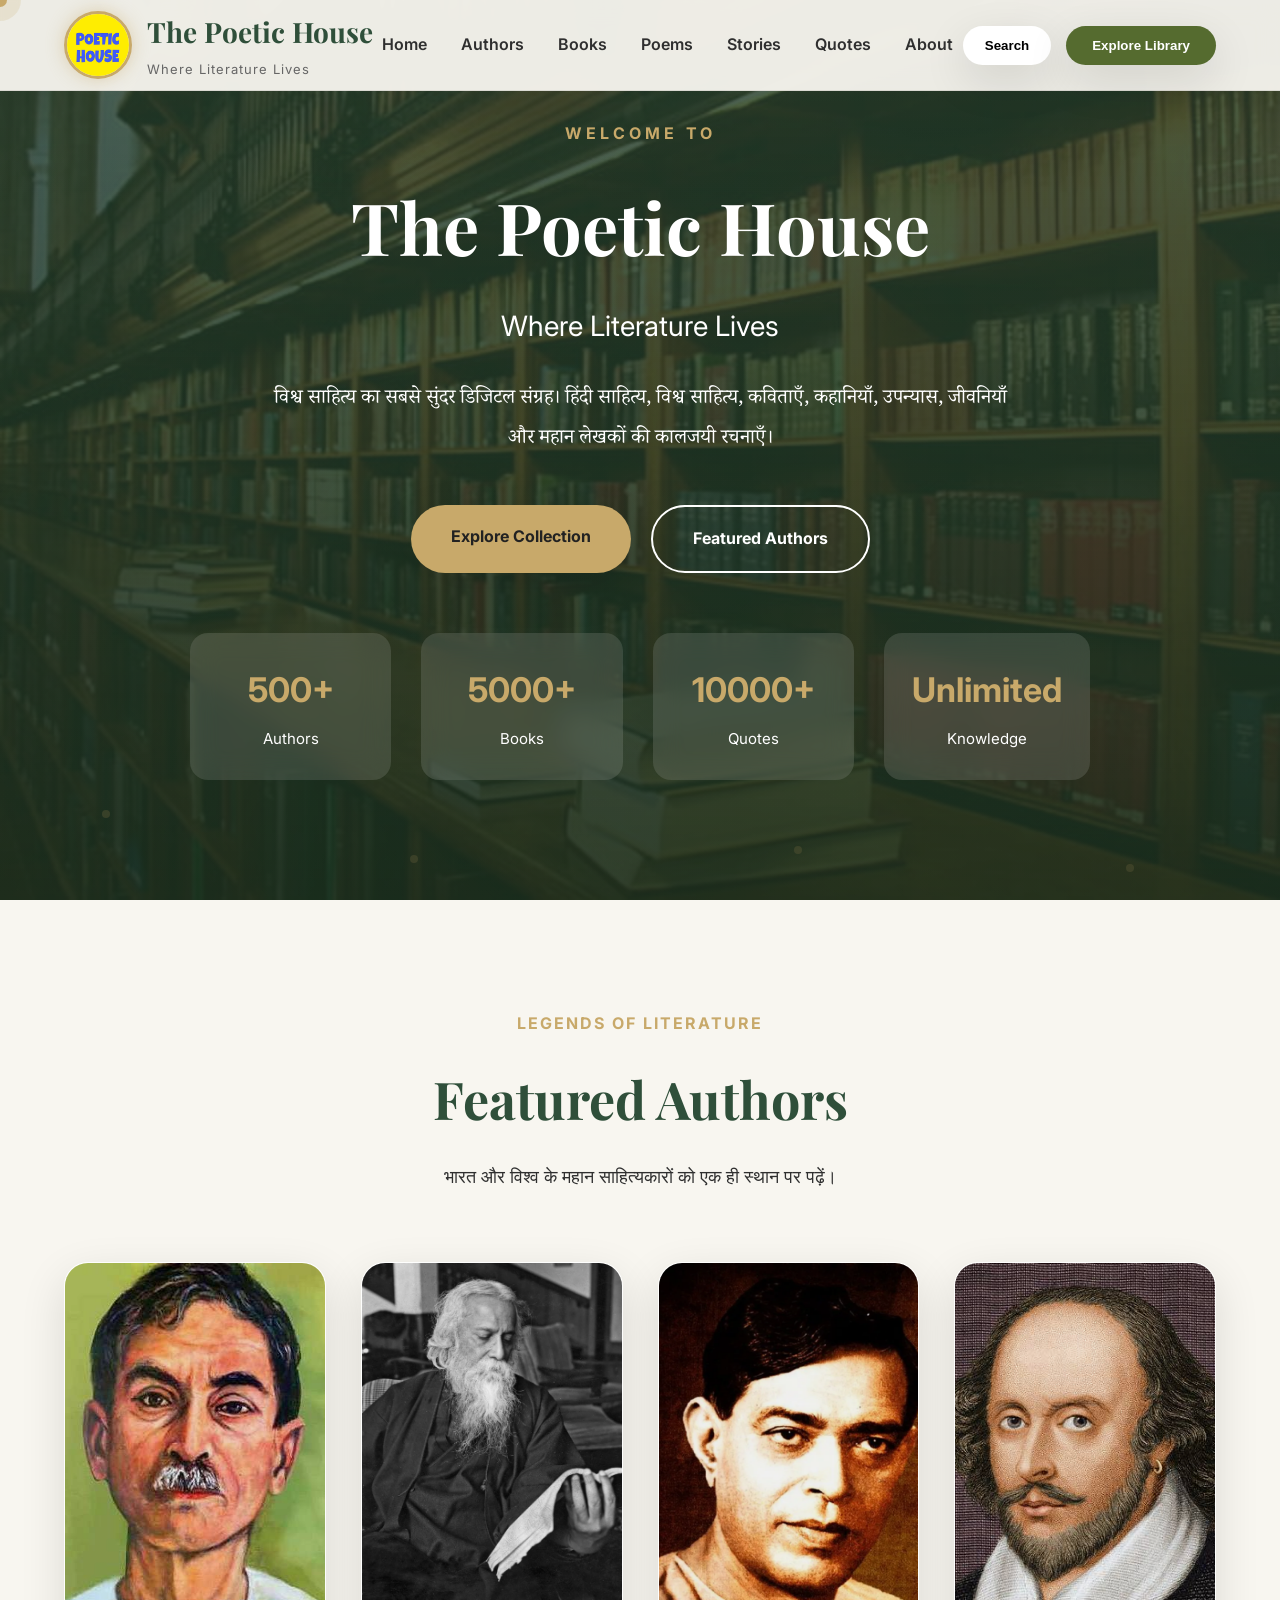
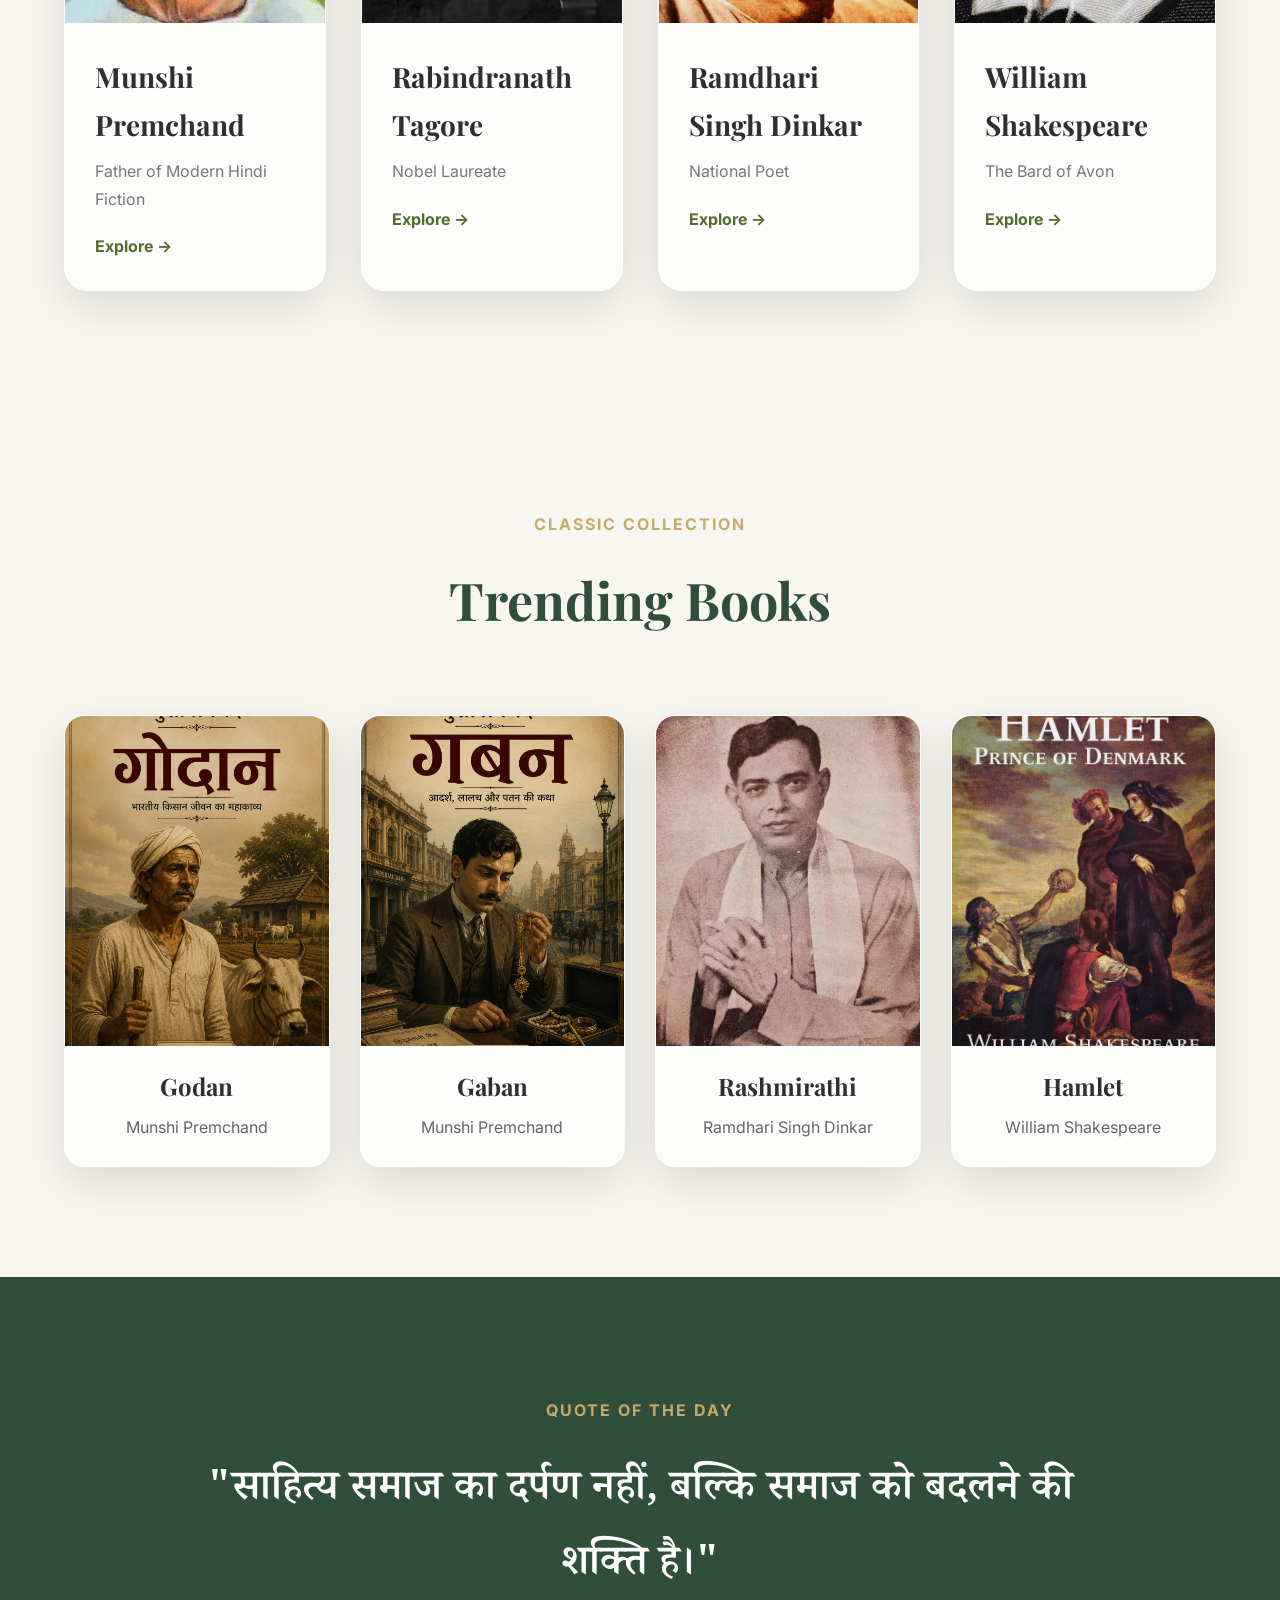
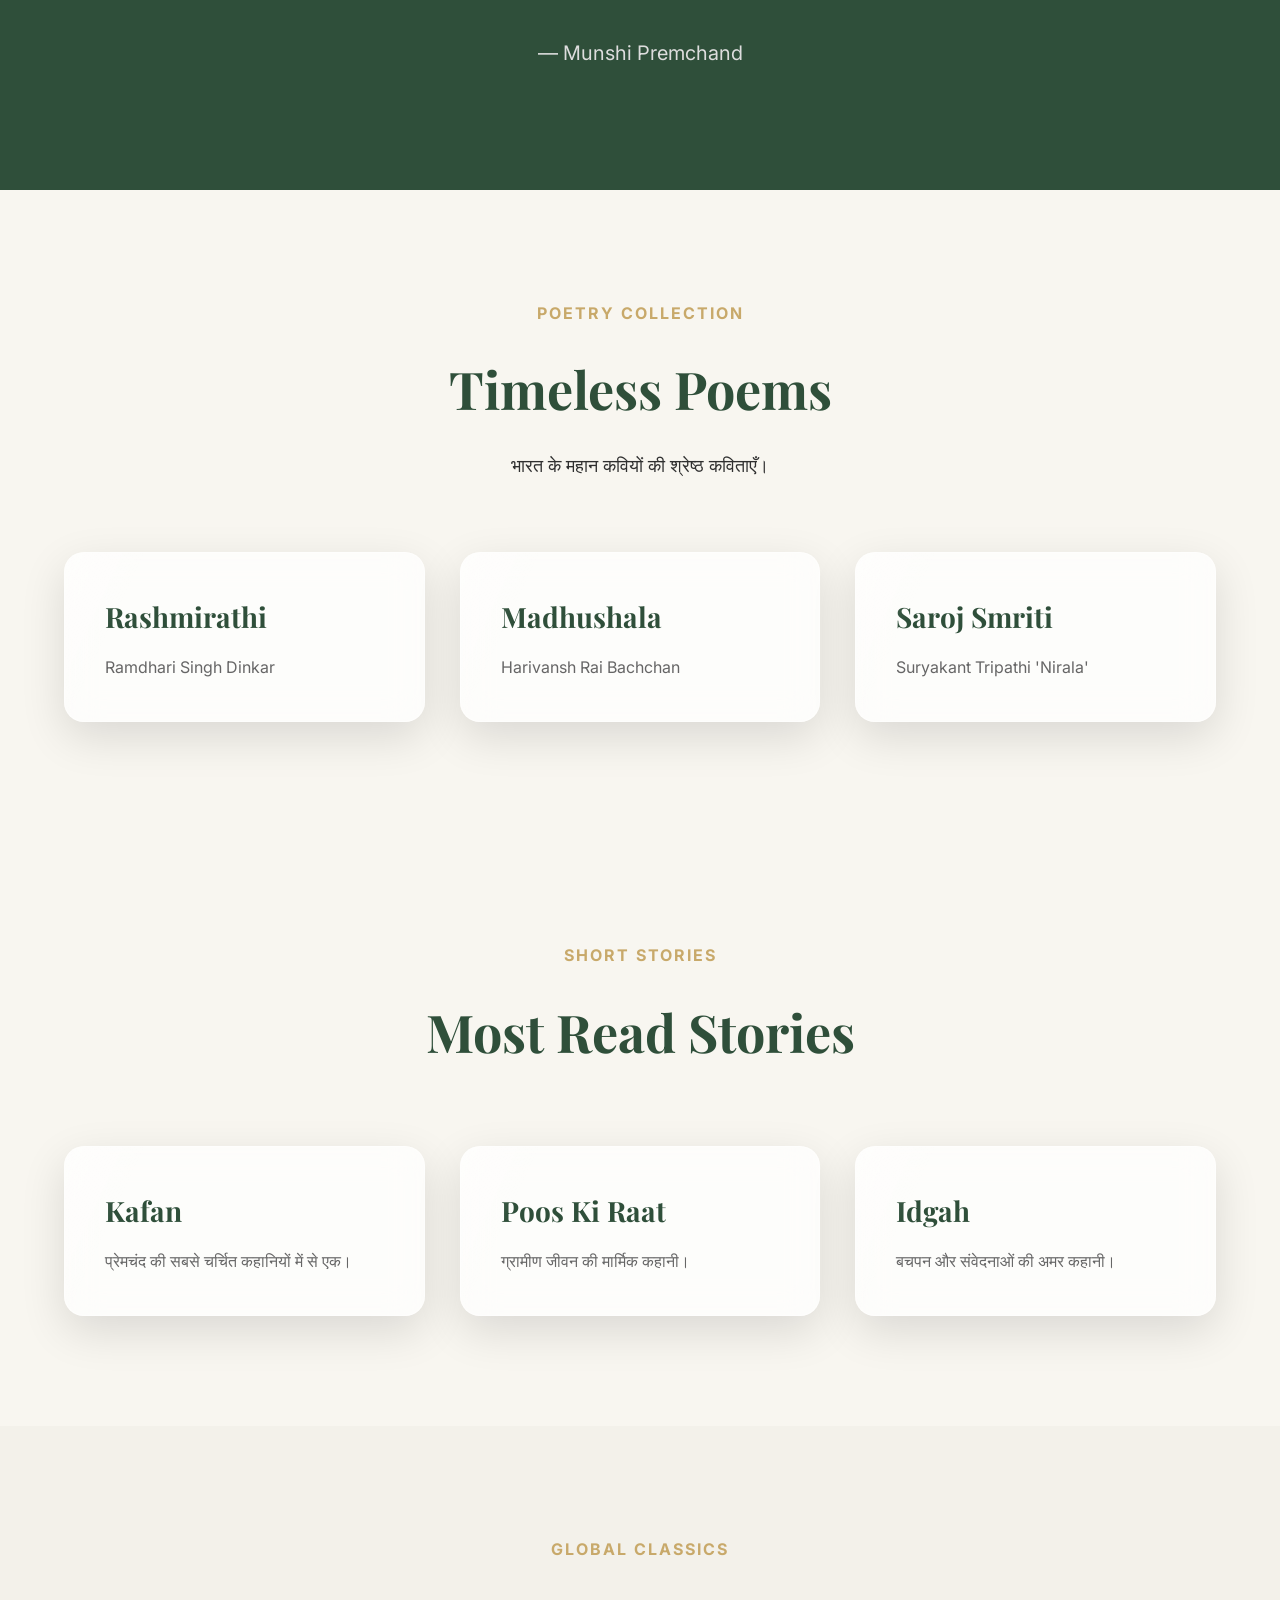
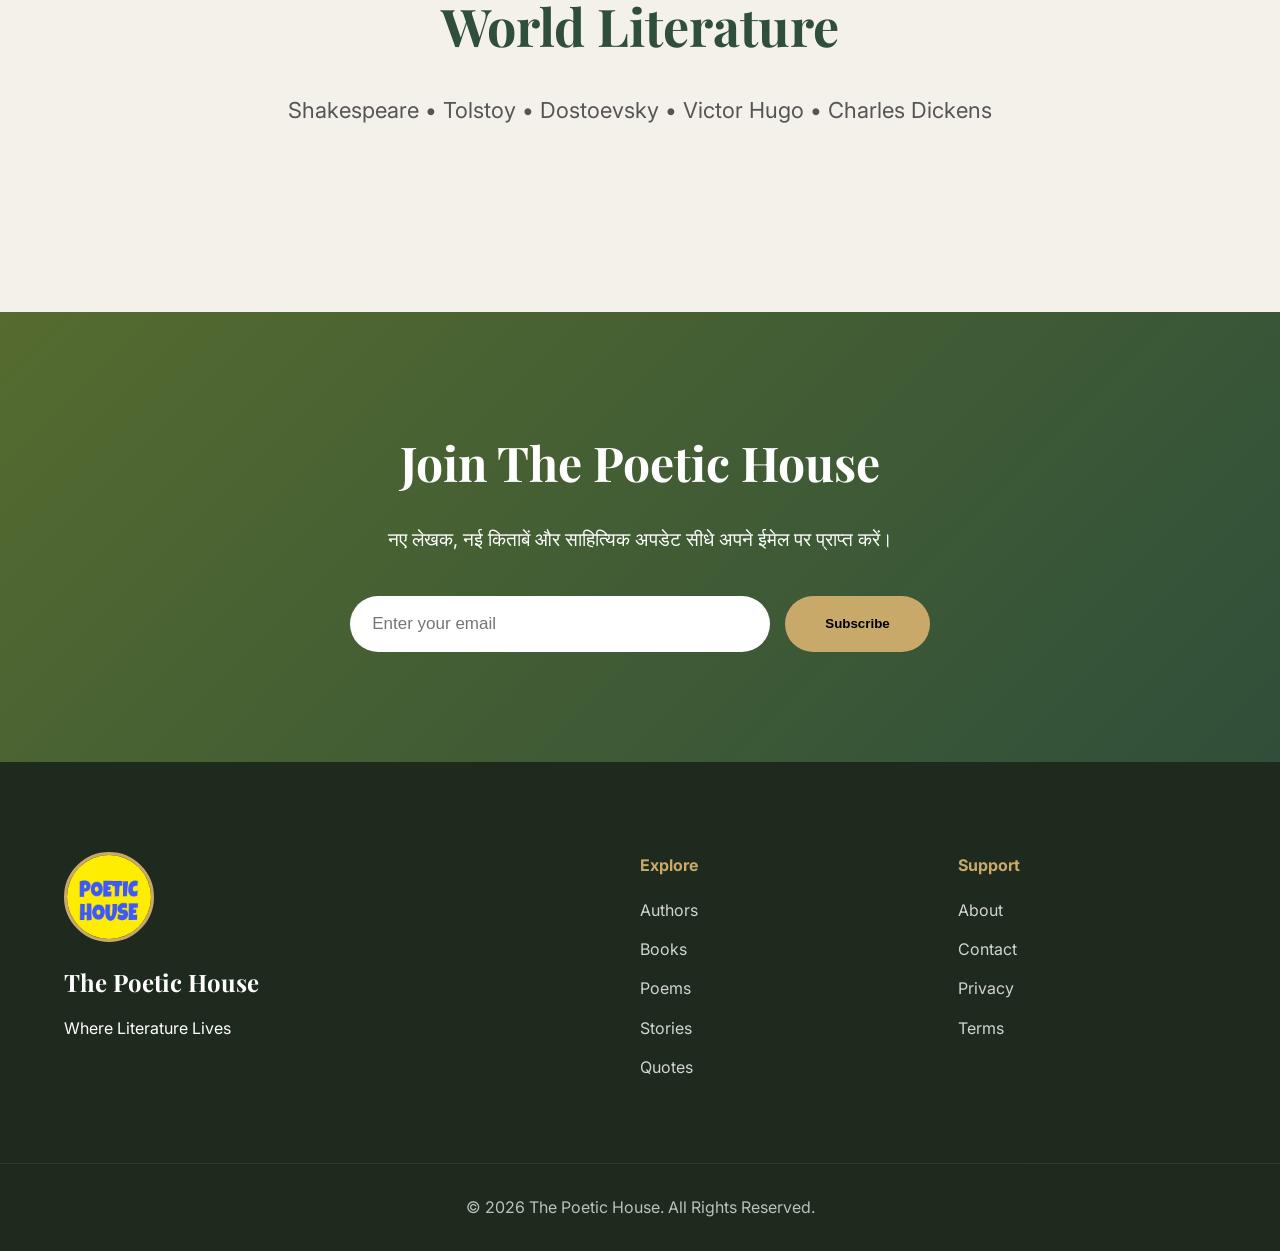
<file: index.html>
<!DOCTYPE html>
<html lang="en">

<head>
    <meta charset="UTF-8">
    <meta name="viewport" content="width=device-width, initial-scale=1.0">

    <title>The Poetic House | Where Literature Lives</title>

    <meta name="description"
        content="Explore Hindi & World Literature. Read stories, poems, novels, biographies and timeless classics.">

    <link rel="preconnect" href="https://fonts.googleapis.com">

    <link rel="preconnect" href="https://fonts.gstatic.com" crossorigin>

    <link href="https://fonts.googleapis.com/css2?family=Inter:wght@300;400;500;600;700&family=Playfair+Display:wght@600;700;800&family=Noto+Serif+Devanagari:wght@400;500;600;700&display=swap"
        rel="stylesheet">

    <link rel="stylesheet" href="style.css">

</head>

<body>

<div class="cursor"></div>

<div class="cursor-blur"></div>

<div id="loader">

<div class="loader-content">

        <img src="assets/icons/logo.png" alt="Logo">

        <h1>The Poetic House</h1>

        <p>Where Literature Lives</p>

    </div>

</div>
    
<header>

<div class="mobile-menu" id="mobileMenu">

<a href="#">Home</a>

<a href="#">Authors</a>

<a href="#">Books</a>

<a href="#">Poems</a>

<a href="#">Stories</a>

<a href="#">Quotes</a>

<a href="#">About</a>

<a href="#">Contact</a>

</div>
    
<div class="container nav-container">

<a href="#" class="logo">

<img src="assets/icons/logo.png" alt="The Poetic House">

<div class="logo-text">

<h2>The Poetic House</h2>

<span>Where Literature Lives</span>

</div>

</a>

<nav>

<ul>

<li><a href="#">Home</a></li>

<li><a href="#">Authors</a></li>

<li><a href="#">Books</a></li>

<li><a href="#">Poems</a></li>

<li><a href="#">Stories</a></li>

<li><a href="#">Quotes</a></li>

<li><a href="#">About</a></li>

</ul>

</nav>

<div class="nav-right">

<button class="menu-toggle" id="menuToggle">

<span></span>

<span></span>

<span></span>

</button>
    
<button class="search-btn">

Search

</button>

<button class="explore-btn">

Explore Library

</button>

</div>

</div>

</header>

<section class="hero">

<div class="overlay"></div>

<div class="particles">

<span></span>
<span></span>
<span></span>
<span></span>
<span></span>
<span></span>
<span></span>
<span></span>

</div>
    
<div class="container hero-content">

<p class="welcome">

WELCOME TO

</p>

<h1>

The Poetic House

</h1>

<h3>

Where Literature Lives

</h3>

<p class="hero-description">

विश्व साहित्य का सबसे सुंदर डिजिटल संग्रह।

हिंदी साहित्य, विश्व साहित्य, कविताएँ, कहानियाँ, उपन्यास,

जीवनियाँ और महान लेखकों की कालजयी रचनाएँ।

</p>

<div class="hero-buttons">

<a href="#" class="primary-btn">

Explore Collection

</a>

<a href="#" class="secondary-btn">

Featured Authors

</a>

</div>

<div class="hero-stats">

<div>

<h2>500+</h2>

<p>Authors</p>

</div>

<div>

<h2>5000+</h2>

<p>Books</p>

</div>

<div>

<h2>10000+</h2>

<p>Quotes</p>

</div>

<div>

<h2>Unlimited</h2>

<p>Knowledge</p>

</div>

</div>

</div>

</section>

<main>
<!-- =========================
     FEATURED AUTHORS
========================== -->

<section class="featured-authors">

    <div class="container">

        <div class="section-title">

            <span>LEGENDS OF LITERATURE</span>

            <h2>Featured Authors</h2>

            <p>
                भारत और विश्व के महान साहित्यकारों को एक ही स्थान पर पढ़ें।
            </p>

        </div>

        <div class="authors-grid">

            <div class="author-card">

                <img src="assets/images/premchand.jpg" alt="Munshi Premchand">

                <div class="author-content">

                    <h3>Munshi Premchand</h3>

                    <p>Father of Modern Hindi Fiction</p>

                    <a href="authors/premchand.html">
                        Explore →
                    </a>

                </div>

            </div>

            <div class="author-card">

                <img src="assets/images/tagore.jpg" alt="Rabindranath Tagore">

                <div class="author-content">

                    <h3>Rabindranath Tagore</h3>

                    <p>Nobel Laureate</p>

                    <a href="#">
                        Explore →
                    </a>

                </div>

            </div>

            <div class="author-card">

                <img src="assets/images/dinkar.jpg" alt="Ramdhari Singh Dinkar">

                <div class="author-content">

                    <h3>Ramdhari Singh Dinkar</h3>

                    <p>National Poet</p>

                    <a href="#">
                        Explore →
                    </a>

                </div>

            </div>

            <div class="author-card">

                <img src="assets/images/shakespeare.jpg" alt="William Shakespeare">

                <div class="author-content">

                    <h3>William Shakespeare</h3>

                    <p>The Bard of Avon</p>

                    <a href="#">
                        Explore →
                    </a>

                </div>

            </div>

        </div>

    </div>

</section>


<!-- =========================
      TRENDING BOOKS
========================== -->

<section class="books">

    <div class="container">

        <div class="section-title">

            <span>CLASSIC COLLECTION</span>

            <h2>Trending Books</h2>

        </div>

        <div class="book-grid">

            <div class="book-card">

                <img src="assets/images/godan.jpg" alt="Godan">

                <h3>Godan</h3>

                <p>Munshi Premchand</p>

            </div>

            <div class="book-card">

                <img src="assets/images/gaban.jpg" alt="Gaban">

                <h3>Gaban</h3>

                <p>Munshi Premchand</p>

            </div>

            <div class="book-card">

                <img src="assets/images/rashmirathi.jpg" alt="Rashmirathi">

                <h3>Rashmirathi</h3>

                <p>Ramdhari Singh Dinkar</p>

            </div>

            <div class="book-card">

                <img src="assets/images/hamlet.jpg" alt="Hamlet">

                <h3>Hamlet</h3>

                <p>William Shakespeare</p>

            </div>

        </div>

    </div>

</section>


<!-- =========================
      QUOTE OF THE DAY
========================== -->

<section class="quote-section">

    <div class="container">

        <div class="quote-box">

            <span>QUOTE OF THE DAY</span>

            <h2>

                "साहित्य समाज का दर्पण नहीं,
                बल्कि समाज को बदलने की शक्ति है।"

            </h2>

            <p>

                — Munshi Premchand

            </p>

        </div>

    </div>

</section>
<!-- =========================
        POEMS
========================== -->

<section class="poems">

    <div class="container">

        <div class="section-title">

            <span>POETRY COLLECTION</span>

            <h2>Timeless Poems</h2>

            <p>भारत के महान कवियों की श्रेष्ठ कविताएँ।</p>

        </div>

        <div class="poem-grid">

            <div class="poem-card">
                <h3>Rashmirathi</h3>
                <p>Ramdhari Singh Dinkar</p>
            </div>

            <div class="poem-card">
                <h3>Madhushala</h3>
                <p>Harivansh Rai Bachchan</p>
            </div>

            <div class="poem-card">
                <h3>Saroj Smriti</h3>
                <p>Suryakant Tripathi 'Nirala'</p>
            </div>

        </div>

    </div>

</section>


<!-- =========================
        STORIES
========================== -->

<section class="stories">

    <div class="container">

        <div class="section-title">

            <span>SHORT STORIES</span>

            <h2>Most Read Stories</h2>

        </div>

        <div class="story-grid">

            <div class="story-card">

                <h3>Kafan</h3>

                <p>
                    प्रेमचंद की सबसे चर्चित कहानियों में से एक।
                </p>

            </div>

            <div class="story-card">

                <h3>Poos Ki Raat</h3>

                <p>
                    ग्रामीण जीवन की मार्मिक कहानी।
                </p>

            </div>

            <div class="story-card">

                <h3>Idgah</h3>

                <p>
                    बचपन और संवेदनाओं की अमर कहानी।
                </p>

            </div>

        </div>

    </div>

</section>


<!-- =========================
      WORLD LITERATURE
========================== -->

<section class="world-literature">

    <div class="container">

        <div class="section-title">

            <span>GLOBAL CLASSICS</span>

            <h2>World Literature</h2>

            <p>

                Shakespeare • Tolstoy • Dostoevsky • Victor Hugo • Charles Dickens

            </p>

        </div>

    </div>

</section>


<!-- =========================
      NEWSLETTER
========================== -->

<section class="newsletter">

    <div class="container">

        <div class="newsletter-box">

            <h2>Join The Poetic House</h2>

            <p>

                नए लेखक, नई किताबें और साहित्यिक अपडेट सीधे अपने ईमेल पर प्राप्त करें।

            </p>

            <form>

                <input
                    type="email"
                    placeholder="Enter your email">

                <button>

                    Subscribe

                </button>

            </form>

        </div>

    </div>

</section>

</main>


<!-- =========================
          FOOTER
========================== -->

<footer>

<div class="container footer-container">

<div class="footer-logo">

<img src="assets/icons/logo.png" alt="Logo">

<h2>The Poetic House</h2>

<p>

Where Literature Lives

</p>

</div>

<div class="footer-links">

<h4>Explore</h4>

<ul>

<li><a href="#">Authors</a></li>

<li><a href="#">Books</a></li>

<li><a href="#">Poems</a></li>

<li><a href="#">Stories</a></li>

<li><a href="#">Quotes</a></li>

</ul>

</div>

<div class="footer-links">

<h4>Support</h4>

<ul>

<li><a href="#">About</a></li>

<li><a href="#">Contact</a></li>

<li><a href="#">Privacy</a></li>

<li><a href="#">Terms</a></li>

</ul>

</div>

</div>

<div class="copyright">

© 2026 The Poetic House.

All Rights Reserved.

</div>

</footer>

<script src="script.js"></script>

</body>

</html>
</file>
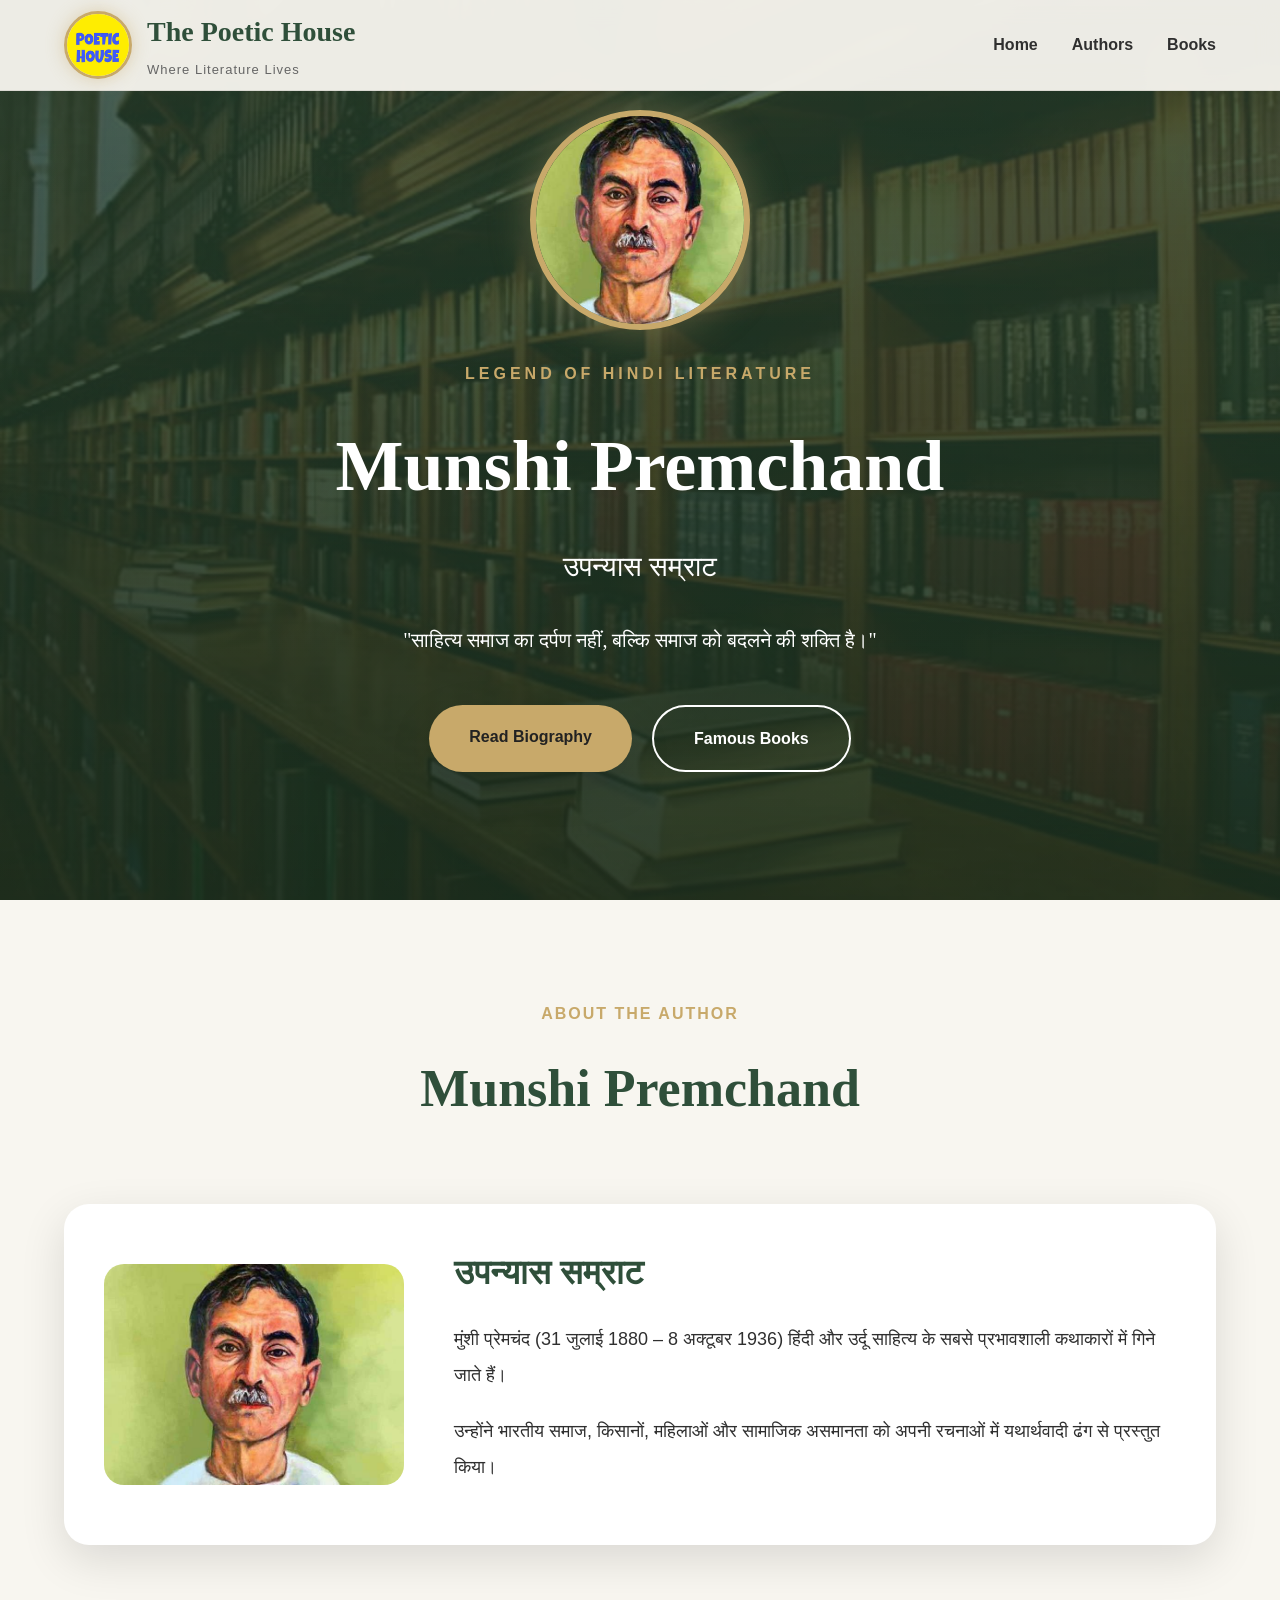
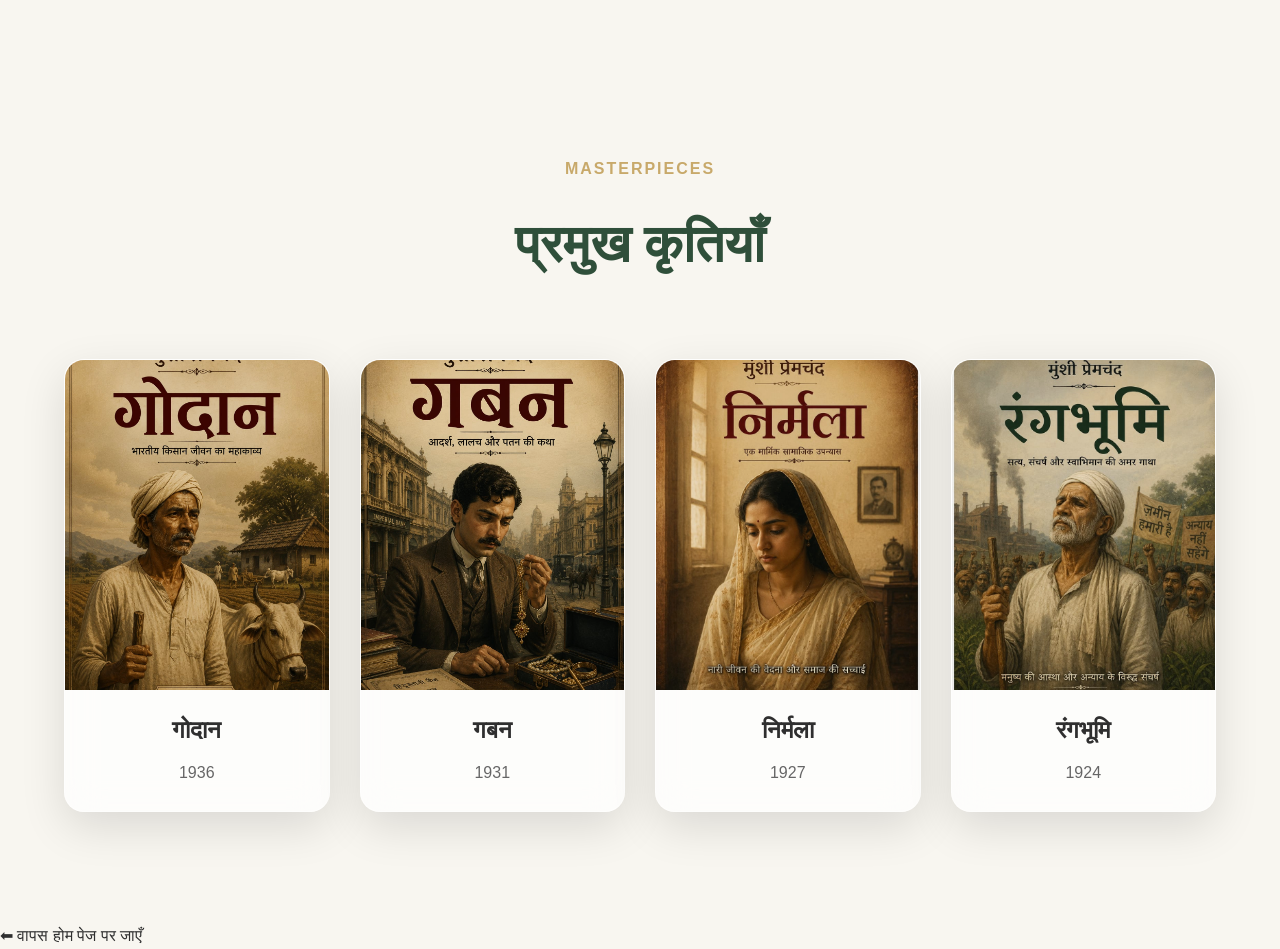
<file: authors/premchand.html>
<!DOCTYPE html>
<html lang="hi">
<head>
<meta charset="UTF-8">
<meta name="viewport" content="width=device-width, initial-scale=1.0">
<title>मुंशी प्रेमचंद | The Poetic House</title>

<link rel="stylesheet" href="../style.css">
</head>

<body>

<header>

<div class="container nav-container">

<a href="../index.html" class="logo">

<img src="../assets/icons/logo.png" alt="The Poetic House">

<div class="logo-text">

<h2>The Poetic House</h2>

<span>Where Literature Lives</span>

</div>

</a>

<nav>

<ul>

<li><a href="../index.html">Home</a></li>

<li><a href="../index.html#authors">Authors</a></li>

<li><a href="../index.html#books">Books</a></li>

</ul>

</nav>

</div>

</header>


<section class="hero author-hero">

<div class="overlay"></div>

<div class="container hero-content">

<img
src="../assets/images/premchand.jpg"
alt="Munshi Premchand"
class="author-photo">

<p class="welcome">

LEGEND OF HINDI LITERATURE

</p>

<h1>

Munshi Premchand

</h1>

<h3>

उपन्यास सम्राट

</h3>

<p class="hero-description">

"साहित्य समाज का दर्पण नहीं,
बल्कि समाज को बदलने की शक्ति है।"

</p>

<div class="hero-buttons">

<a href="#biography" class="primary-btn">

Read Biography

</a>

<a href="#books" class="secondary-btn">

Famous Books

</a>

</div>

</div>

</section>

<main>

<section id="biography" class="author-biography">

<div class="container">

<div class="section-title">

<span>ABOUT THE AUTHOR</span>

<h2>Munshi Premchand</h2>

</div>

<div class="bio-card">

<img src="../assets/images/premchand.jpg" alt="Munshi Premchand">

<div class="bio-content">

<h3>उपन्यास सम्राट</h3>

<p>
मुंशी प्रेमचंद (31 जुलाई 1880 – 8 अक्टूबर 1936) हिंदी और उर्दू साहित्य के सबसे प्रभावशाली कथाकारों में गिने जाते हैं।
</p>

<p>
उन्होंने भारतीय समाज, किसानों, महिलाओं और सामाजिक असमानता को अपनी रचनाओं में यथार्थवादी ढंग से प्रस्तुत किया।
</p>

</div>

</div>

</div>

</section>

<section id="books" class="books">

<div class="container">

<div class="section-title">

<span>MASTERPIECES</span>

<h2>प्रमुख कृतियाँ</h2>

</div>

<div class="book-grid">

<div class="book-card">

<img src="../assets/images/godan.jpg" alt="Godan">

<h3>गोदान</h3>

<p>1936</p>

</div>

<div class="book-card">

<img src="../assets/images/gaban.jpg" alt="Gaban">

<h3>गबन</h3>

<p>1931</p>

</div>

<div class="book-card">

<img src="../assets/images/nirmala.jpg" alt="Nirmala">

<h3>निर्मला</h3>

<p>1927</p>

</div>

<div class="book-card">

<img src="../assets/images/rangbhoomi.jpg" alt="Rangbhoomi">

<h3>रंगभूमि</h3>

<p>1924</p>

</div>

</div>

</div>

</section>

<p>

<a href="../index.html">⬅ वापस होम पेज पर जाएँ</a>

</p>

</main>

</body>
</html>
</file>
<file: style.css>
/*======================================
THE POETIC HOUSE v3.0
Premium Luxury Theme
=======================================*/

:root{

--primary:#556B2F;
--primary-dark:#2F4F3A;
--gold:#C8A96A;
--bg:#F8F6F0;
--text:#2F2F2F;
--white:#ffffff;
--shadow:0 15px 45px rgba(0,0,0,.12);

}

*{
margin:0;
padding:0;
box-sizing:border-box;
}

html{
scroll-behavior:smooth;
}

body{

font-family:'Inter',sans-serif;

background:var(--bg);

color:var(--text);

line-height:1.7;

overflow-x:hidden;

}

.container{

width:90%;

max-width:1300px;

margin:auto;

}

a{

text-decoration:none;

color:inherit;

}

img{

width:100%;

display:block;

}


/*====================
HEADER
=====================*/

header{

position:fixed;

top:0;

left:0;

width:100%;

background:rgba(248,246,240,.95);

backdrop-filter:blur(12px);

border-bottom:1px solid rgba(0,0,0,.08);

z-index:999;

}

.nav-container{

height:90px;

display:flex;

align-items:center;

justify-content:space-between;

}


/*====================
LOGO
=====================*/

.logo{

display:flex;

align-items:center;

gap:15px;

}

.logo img{

width:68px;

height:68px;

border-radius:50%;

object-fit:cover;

border:3px solid var(--gold);

box-shadow:0 0 18px rgba(200,169,106,.45);

transition:.4s;

}

.logo img:hover{

transform:rotate(6deg) scale(1.05);

}

.logo h2{

font-family:'Playfair Display',serif;

font-size:28px;

color:var(--primary-dark);

}

.logo span{

font-size:13px;

color:#666;

letter-spacing:1px;

}


/*====================
MENU
=====================*/

nav ul{

display:flex;

gap:34px;

list-style:none;

}

nav a{

font-weight:600;

transition:.35s;

position:relative;

}

nav a::after{

content:"";

position:absolute;

left:0;

bottom:-8px;

width:0;

height:2px;

background:var(--gold);

transition:.35s;

}

nav a:hover{

color:var(--primary);

}

nav a:hover::after{

width:100%;

}


/*====================
BUTTONS
=====================*/

.nav-right{

display:flex;

gap:15px;

}

.search-btn{

padding:12px 22px;

background:#fff;

border:none;

border-radius:40px;

cursor:pointer;

font-weight:600;

box-shadow:var(--shadow);

transition:.35s;

}

.search-btn:hover{

transform:translateY(-3px);

}

.explore-btn{

padding:12px 26px;

background:var(--primary);

color:#fff;

border:none;

border-radius:40px;

cursor:pointer;

font-weight:700;

transition:.35s;

box-shadow:var(--shadow);

}

.explore-btn:hover{

background:var(--primary-dark);

transform:translateY(-3px);

}


/*====================
HERO
=====================*/

.hero{

height:100vh;

background:

linear-gradient(rgba(47,79,58,.75),

rgba(47,79,58,.75)),

url("assets/images/library.jpg");

background-size:cover;

background-position:center;

display:flex;

align-items:center;

justify-content:center;

text-align:center;

color:#fff;

position:relative;

}

.hero-content{
position:relative;
z-index:5;
max-width:900px;

}

.welcome{

letter-spacing:4px;

color:var(--gold);

font-weight:700;

margin-bottom:18px;

}

.hero h1{

font-size:72px;

font-family:'Playfair Display',serif;

margin-bottom:15px;

}

.hero h3{

font-size:28px;

font-weight:400;

margin-bottom:30px;

}

.hero-description{

font-size:20px;

font-family:'Noto Serif Devanagari',serif;

max-width:760px;

margin:auto;

line-height:2;

margin-bottom:45px;

}
/*======================================
HERO BUTTONS
=======================================*/

.hero-buttons{

display:flex;

justify-content:center;

gap:20px;

margin-bottom:60px;

flex-wrap:wrap;

}

.primary-btn{

background:var(--gold);

color:#222;

padding:18px 40px;

border-radius:50px;

font-weight:700;

transition:.35s;

box-shadow:var(--shadow);

}

.primary-btn:hover{

transform:translateY(-6px);

}

.secondary-btn{

background:transparent;

border:2px solid #fff;

color:#fff;

padding:18px 40px;

border-radius:50px;

font-weight:700;

transition:.35s;

}

.secondary-btn:hover{

background:#fff;

color:var(--primary-dark);

}


/*======================================
HERO STATS
=======================================*/

.hero-stats{

display:grid;

grid-template-columns:repeat(4,1fr);

gap:30px;

margin-top:40px;

}

.hero-stats div{

background:rgba(255,255,255,.12);

backdrop-filter:blur(14px);

padding:28px;

border-radius:18px;

transition:.4s;

}

.hero-stats div:hover{

transform:translateY(-10px);

background:rgba(255,255,255,.18);

}

.hero-stats h2{

font-size:34px;

color:var(--gold);

margin-bottom:8px;

}

.hero-stats p{

font-size:15px;

}


/*======================================
COMMON SECTION
=======================================*/

section{

padding:110px 0;

}

.section-title{

text-align:center;

margin-bottom:70px;

}

.section-title span{

color:var(--gold);

font-weight:700;

letter-spacing:2px;

}

.section-title h2{

font-family:'Playfair Display',serif;

font-size:52px;

margin:18px 0;

color:var(--primary-dark);

}

.section-title p{

max-width:700px;

margin:auto;

font-size:18px;

}


/*======================================
FEATURED AUTHORS
=======================================*/

.authors-grid{

display:grid;

grid-template-columns:repeat(4,1fr);

gap:35px;

}

.author-card{

background:#fff;

border-radius:24px;

overflow:hidden;

box-shadow:var(--shadow);

transition:.45s;

}

.author-card:hover{

transform:translateY(-15px);

}

.author-card img{

height:360px;

object-fit:cover;

transition:.45s;

}

.author-card:hover img{

transform:scale(1.06);

}

.author-content{

padding:30px;

}

.author-content h3{

font-family:'Playfair Display',serif;

font-size:28px;

margin-bottom:10px;

}

.author-content p{

color:#777;

margin-bottom:20px;

}

.author-content a{

color:var(--primary);

font-weight:700;

}


/*======================================
BOOKS
=======================================*/

.book-grid{

display:grid;

grid-template-columns:repeat(4,1fr);

gap:30px;

}

.book-card{

background:#fff;

border-radius:20px;

overflow:hidden;

text-align:center;

padding-bottom:25px;

box-shadow:var(--shadow);

transition:.45s;

}

.book-card:hover{

transform:translateY(-15px);

}

.book-card img{

height:330px;

object-fit:cover;

transition:.45s;

}

.book-card:hover img{

transform:scale(1.08);

}

.book-card h3{

margin-top:20px;

font-size:24px;

font-family:'Playfair Display',serif;

}

.book-card p{

color:#666;

margin-top:8px;

}
/*======================================
QUOTE SECTION
=======================================*/

.quote-section{

background:var(--primary-dark);

padding:120px 0;

}

.quote-box{

max-width:900px;

margin:auto;

text-align:center;

color:#fff;

}

.quote-box span{

color:var(--gold);

letter-spacing:2px;

font-weight:700;

}

.quote-box h2{

font-family:'Noto Serif Devanagari',serif;

font-size:42px;

font-weight:600;

line-height:1.8;

margin:30px 0;

}

.quote-box p{

font-size:20px;

color:#ddd;

}


/*======================================
POEMS & STORIES
=======================================*/

.poem-grid,
.story-grid{

display:grid;

grid-template-columns:repeat(3,1fr);

gap:35px;

}

.poem-card,
.story-card{

background:#fff;

padding:40px;

border-radius:20px;

box-shadow:var(--shadow);

transition:.4s;

cursor:pointer;

border-top:5px solid transparent;

}

.poem-card:hover,
.story-card:hover{

transform:translateY(-12px);

border-color:var(--gold);

}

.poem-card h3,
.story-card h3{

font-family:'Playfair Display',serif;

font-size:28px;

margin-bottom:12px;

color:var(--primary-dark);

}

.poem-card p,
.story-card p{

color:#666;

line-height:1.8;

}


/*======================================
WORLD LITERATURE
=======================================*/

.world-literature{

background:#F3F1EA;

text-align:center;

}

.world-literature p{

font-size:22px;

max-width:900px;

margin:auto;

line-height:2;

color:#555;

}


/*======================================
NEWSLETTER
=======================================*/

.newsletter{

background:linear-gradient(135deg,#556B2F,#2F4F3A);

color:#fff;

}

.newsletter-box{

max-width:850px;

margin:auto;

text-align:center;

}

.newsletter-box h2{

font-size:48px;

font-family:'Playfair Display',serif;

margin-bottom:20px;

}

.newsletter-box p{

font-size:19px;

margin-bottom:40px;

}

.newsletter form{

display:flex;

justify-content:center;

gap:15px;

flex-wrap:wrap;

}

.newsletter input{

width:420px;

padding:18px 22px;

border:none;

border-radius:50px;

font-size:17px;

}

.newsletter button{

padding:18px 40px;

border:none;

border-radius:50px;

background:var(--gold);

font-weight:700;

cursor:pointer;

transition:.35s;

}

.newsletter button:hover{

transform:translateY(-4px);

}


/*======================================
FOOTER
=======================================*/

footer{

background:#1F2A1F;

color:#fff;

padding:90px 0 30px;

}

.footer-container{

display:grid;

grid-template-columns:2fr 1fr 1fr;

gap:60px;

}

.footer-logo img{

width:90px;

height:90px;

border-radius:50%;

border:3px solid var(--gold);

margin-bottom:20px;

}

.footer-logo h2{

font-family:'Playfair Display',serif;

margin-bottom:12px;

}

.footer-links h4{

margin-bottom:18px;

color:var(--gold);

}

.footer-links ul{

list-style:none;

}

.footer-links li{

margin:12px 0;

}

.footer-links a{

opacity:.8;

transition:.3s;

}

.footer-links a:hover{

opacity:1;

color:var(--gold);

}

.copyright{

margin-top:70px;

text-align:center;

border-top:1px solid rgba(255,255,255,.12);

padding-top:30px;

opacity:.7;

}


/*======================================
SCROLL ANIMATION
=======================================*/

.author-card,
.book-card,
.poem-card,
.story-card{

animation:fadeUp .8s ease both;

}

@keyframes fadeUp{

from{

opacity:0;

transform:translateY(40px);

}

to{

opacity:1;

transform:translateY(0);

}

}


/*======================================
RESPONSIVE
=======================================*/

@media(max-width:1100px){

.authors-grid,
.book-grid{

grid-template-columns:repeat(2,1fr);

}

.hero h1{

font-size:58px;

}

.hero-stats{

grid-template-columns:repeat(2,1fr);

}

.footer-container{

grid-template-columns:1fr;

}

}

@media(max-width:768px){

nav{

display:none;

}

.hero{

padding:120px 20px;

height:auto;

}

.hero h1{

font-size:42px;

}

.hero h3{

font-size:22px;

}

.hero-description{

font-size:18px;

}

.hero-stats{

grid-template-columns:1fr;

}

.authors-grid,
.book-grid,
.poem-grid,
.story-grid{

grid-template-columns:1fr;

}

.section-title h2{

font-size:36px;

}

.newsletter input{

width:100%;

}

.newsletter button{

width:100%;

}

}
/*==========================
MOBILE MENU
===========================*/

.menu-toggle{

display:none;

width:48px;

height:48px;

border:none;

background:transparent;

cursor:pointer;

flex-direction:column;

justify-content:center;

gap:7px;

}

.menu-toggle span{

display:block;

height:3px;

background:#2F4F3A;

border-radius:20px;

transition:.4s;

}

.mobile-menu{

position:fixed;

top:0;

right:-100%;

width:320px;

height:100vh;

background:#1F2A1F;

display:flex;

flex-direction:column;

justify-content:center;

padding-left:50px;

transition:.45s;

z-index:9999;

}

.mobile-menu.active{

right:0;

}

.mobile-menu a{

color:white;

font-size:26px;

margin:18px 0;

font-weight:600;

transition:.3s;

}

.mobile-menu a:hover{

color:#C8A96A;

padding-left:12px;

}

@media(max-width:900px){

nav{

display:none;

}

.menu-toggle{

display:flex;

}

}
/*=====================================
PREMIUM LOADER
======================================*/

#loader{

position:fixed;

top:0;

left:0;

width:100%;

height:100%;

background:#1F2A1F;

display:flex;

justify-content:center;

align-items:center;

z-index:999999;

transition:opacity .8s ease,visibility .8s;

}

#loader.hide{

opacity:0;

visibility:hidden;

pointer-events:none;

}

.loader-content{

text-align:center;

animation:loaderZoom 1.2s ease;

}

.loader-content img{

width:120px;

height:120px;

border-radius:50%;

border:4px solid #C8A96A;

box-shadow:0 0 30px rgba(200,169,106,.45);

margin:auto;

margin-bottom:25px;

}

.loader-content h1{

font-family:'Playfair Display',serif;

font-size:52px;

color:#fff;

margin-bottom:12px;

}

.loader-content p{

color:#C8A96A;

letter-spacing:3px;

font-size:18px;

}

@keyframes loaderZoom{

0%{

opacity:0;

transform:scale(.8);

}

100%{

opacity:1;

transform:scale(1);

}

}
/*=====================================
CUSTOM CURSOR
======================================*/

body{

}

.cursor{

width:14px;

height:14px;

background:#C8A96A;

border-radius:50%;

position:fixed;

pointer-events:none;

z-index:999999;

transform:translate(-50%,-50%);

transition:transform .08s linear;

}

.cursor-blur{

width:42px;

height:42px;

background:rgba(200,169,106,.18);

backdrop-filter:blur(2px);

border-radius:50%;

position:fixed;

pointer-events:none;

z-index:999998;

transform:translate(-50%,-50%);

transition:.18s;

}

/*=====================================
CINEMATIC HERO
======================================*/

.hero{

overflow:hidden;

animation:heroZoom 18s ease-in-out infinite alternate;

}

@keyframes heroZoom{

0%{

background-size:100%;

}

100%{

background-size:112%;

}

}


/*=====================================
FLOATING PARTICLES
======================================*/

.particles{

position:absolute;

width:100%;

height:100%;

top:0;

left:0;

overflow:hidden;

pointer-events:none;

}

.particles span{

position:absolute;

display:block;

width:8px;

height:8px;

border-radius:50%;

background:rgba(200,169,106,.45);

animation:float 16s linear infinite;

}

.particles span:nth-child(1){

left:8%;
top:90%;
animation-delay:0s;

}

.particles span:nth-child(2){

left:18%;
top:100%;
animation-delay:2s;

}

.particles span:nth-child(3){

left:32%;
top:95%;
animation-delay:5s;

}

.particles span:nth-child(4){

left:46%;
top:100%;
animation-delay:1s;

}

.particles span:nth-child(5){

left:62%;
top:94%;
animation-delay:3s;

}

.particles span:nth-child(6){

left:74%;
top:100%;
animation-delay:6s;

}

.particles span:nth-child(7){

left:88%;
top:96%;
animation-delay:4s;

}

.particles span:nth-child(8){

left:96%;
top:100%;
animation-delay:7s;

}

@keyframes float{

0%{

transform:translateY(0) scale(1);

opacity:0;

}

20%{

opacity:1;

}

100%{

transform:translateY(-120vh) scale(2);

opacity:0;

}

}
.overlay{

position:absolute;

inset:0;

background:linear-gradient(

180deg,

rgba(20,35,20,.25),

rgba(20,35,20,.65)

);

z-index:1;

}
/*=====================================
PREMIUM GLASS CARDS
======================================*/

.author-card,
.book-card,
.poem-card,
.story-card{

position:relative;

overflow:hidden;

background:rgba(255,255,255,.72);

backdrop-filter:blur(18px);

border:1px solid rgba(255,255,255,.4);

transition:.55s;

}

.author-card::before,
.book-card::before,
.poem-card::before,
.story-card::before{

content:"";

position:absolute;

top:-120%;

left:-60%;

width:70%;

height:320%;

background:linear-gradient(

90deg,

transparent,

rgba(255,255,255,.65),

transparent

);

transform:rotate(25deg);

transition:.9s;

pointer-events:none;

}

.author-card:hover::before,
.book-card:hover::before,
.poem-card:hover::before,
.story-card:hover::before{

left:150%;

}

.author-card:hover,
.book-card:hover,
.poem-card:hover,
.story-card:hover{

transform:translateY(-18px) scale(1.02);

box-shadow:

0 30px 60px rgba(0,0,0,.15),

0 0 35px rgba(200,169,106,.18);

}
/*=====================================
IMAGE EFFECT
======================================*/

.author-card img,
.book-card img{

transition:1s;

filter:brightness(.94);

}

.author-card:hover img,
.book-card:hover img{

transform:scale(1.08);

filter:brightness(1.08);

}
.primary-btn,
.explore-btn{

position:relative;

overflow:hidden;

}

.primary-btn::before,
.explore-btn::before{

content:"";

position:absolute;

left:-120%;

top:0;

width:100%;

height:100%;

background:linear-gradient(

90deg,

transparent,

rgba(255,255,255,.45),

transparent

);

transition:.7s;

}

.primary-btn:hover::before,
.explore-btn:hover::before{

left:120%;

}
/*=====================================
AUTHOR HERO
======================================*/

.author-hero{

min-height:90vh;

}

.author-photo{

width:220px;

height:220px;

border-radius:50%;

object-fit:cover;

border:6px solid var(--gold);

box-shadow:0 0 40px rgba(200,169,106,.35);

margin:auto;

margin-bottom:30px;

}
/*=====================================
AUTHOR BIOGRAPHY
======================================*/

.author-biography{

padding:100px 0;

}

.bio-card{

display:grid;

grid-template-columns:300px 1fr;

gap:50px;

align-items:center;

background:#fff;

padding:40px;

border-radius:25px;

box-shadow:var(--shadow);

}

.bio-card img{

width:100%;

border-radius:20px;

object-fit:cover;

}

.bio-content h3{

font-size:34px;

margin-bottom:20px;

color:var(--primary-dark);

font-family:'Playfair Display',serif;

}

.bio-content p{

font-size:18px;

line-height:2;

margin-bottom:20px;

}

@media(max-width:900px){

.bio-card{

grid-template-columns:1fr;

}

}
</file>
